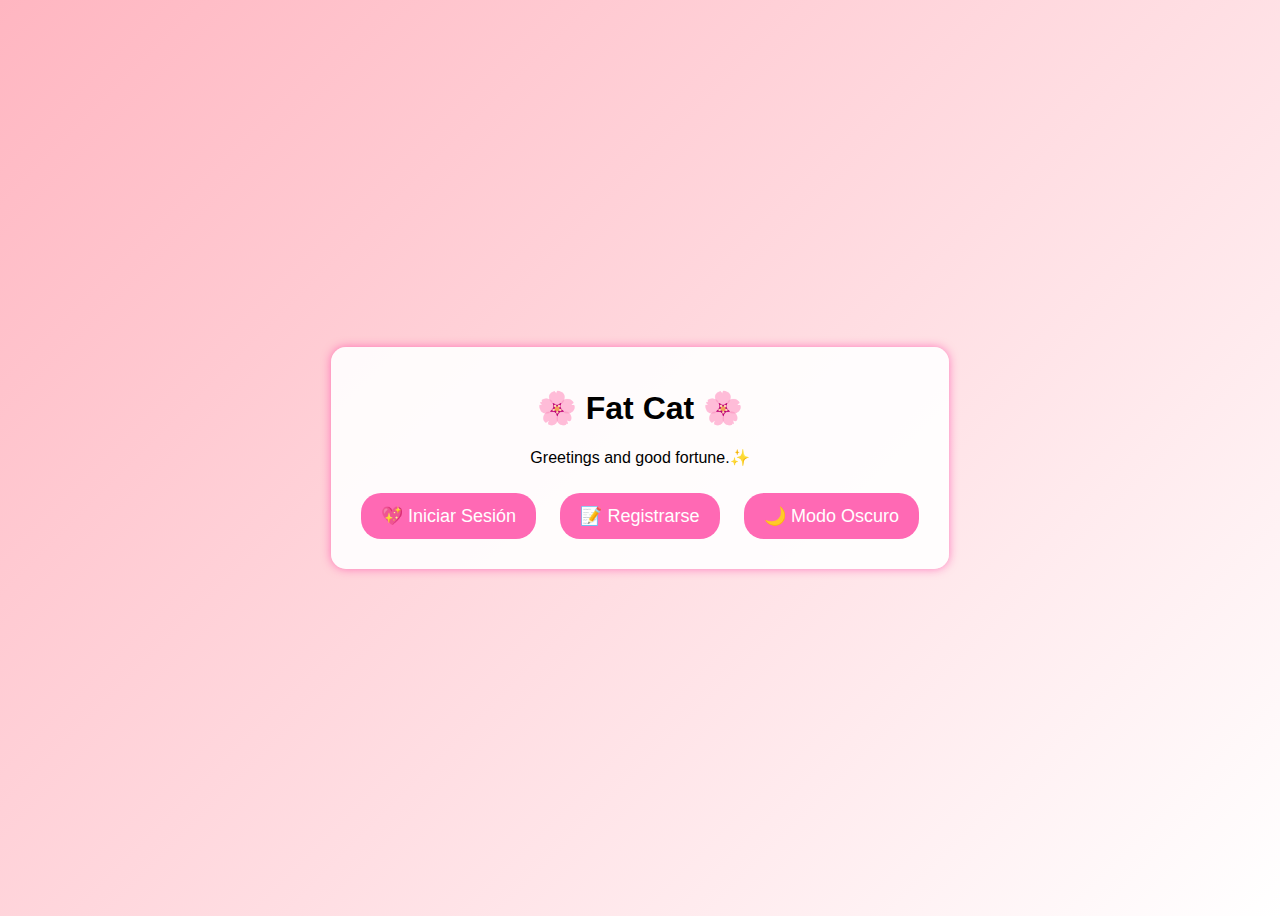
<file: index.html>
<!DOCTYPE html>
<html lang="es">
<head>
  <meta charset="UTF-8">
  <meta name="viewport" content="width=device-width, initial-scale=1.0">
  <title>🌸 Bienvenido a ChibiChat 🌸</title>
  <link rel="stylesheet" href="/assets/css/styles.css">
</head>
<body>

 


  <div class="container">
    <h1>🌸 Fat Cat 🌸</h1>
    <p>Greetings and good fortune.✨</p>
    
    <button class="magic-button" onclick="irALogin()">💖 Iniciar Sesión</button>
    <button class="magic-button" onclick="irARegister()">📝 Registrarse</button>
    <button class="magic-button" onclick="toggleDarkMode()">🌙 Modo Oscuro</button>

    <div class="floating-stars"></div> <!-- Animaciones flotantes -->
  </div>
  <script>
    function irALogin() {
  if (location.hostname === "127.0.0.1" || location.hostname === "localhost") {
    window.location.href = "/pages/login.html";
  } else {
    window.location.href = "/login";
  }
}
    function irARegister() {
      window.location.href = "pages/register.html";
    }
    function toggleDarkMode() {
      document.body.classList.toggle("dark-mode");
    }
  </script>  
  <script src="/assets/js/script.js"></script>
</body>
</html>
</file>
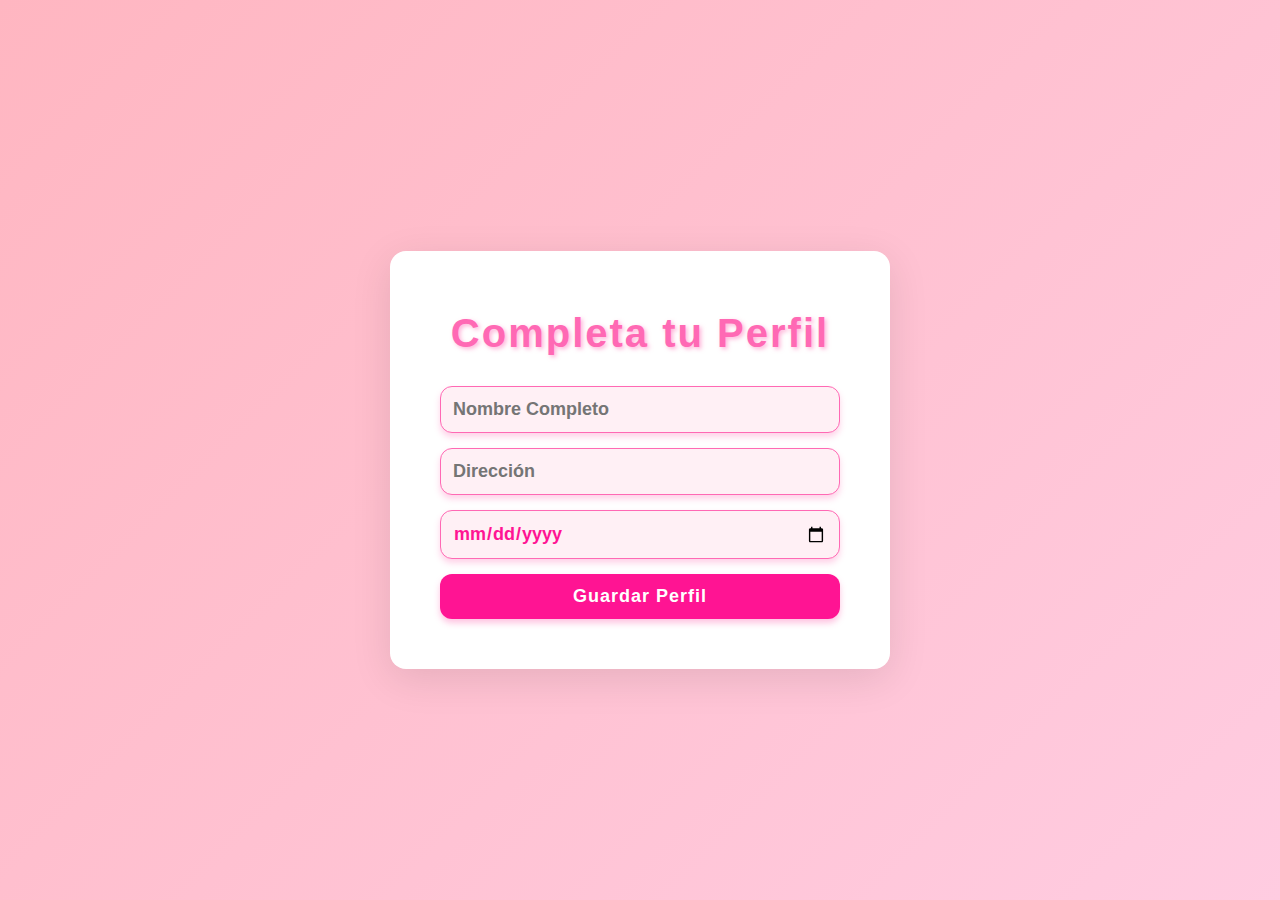
<file: pages/complete-profile.html>
<!DOCTYPE html>
<html lang="es">
<head>
  <meta charset="UTF-8">
  <meta name="viewport" content="width=device-width, initial-scale=1.0">
  <title>Completar Perfil</title>
  <link rel="stylesheet" href="../assets/css/complete-profile.css">
</head>
<body>
  <div class="container">
    <h1 class="title">Completa tu Perfil</h1>
    <form id="completeProfileForm">
        <input type="text" id="fullName" placeholder="Nombre Completo" required>
        <input type="text" id="address" placeholder="Dirección" required>
        <input type="date" id="dateOfBirth" required>
        <button type="submit">Guardar Perfil</button>
    </form>
  </div>
  <script type="module" src="../assets/js/complete-profile.js"></script>
</body>
</html>
</file>
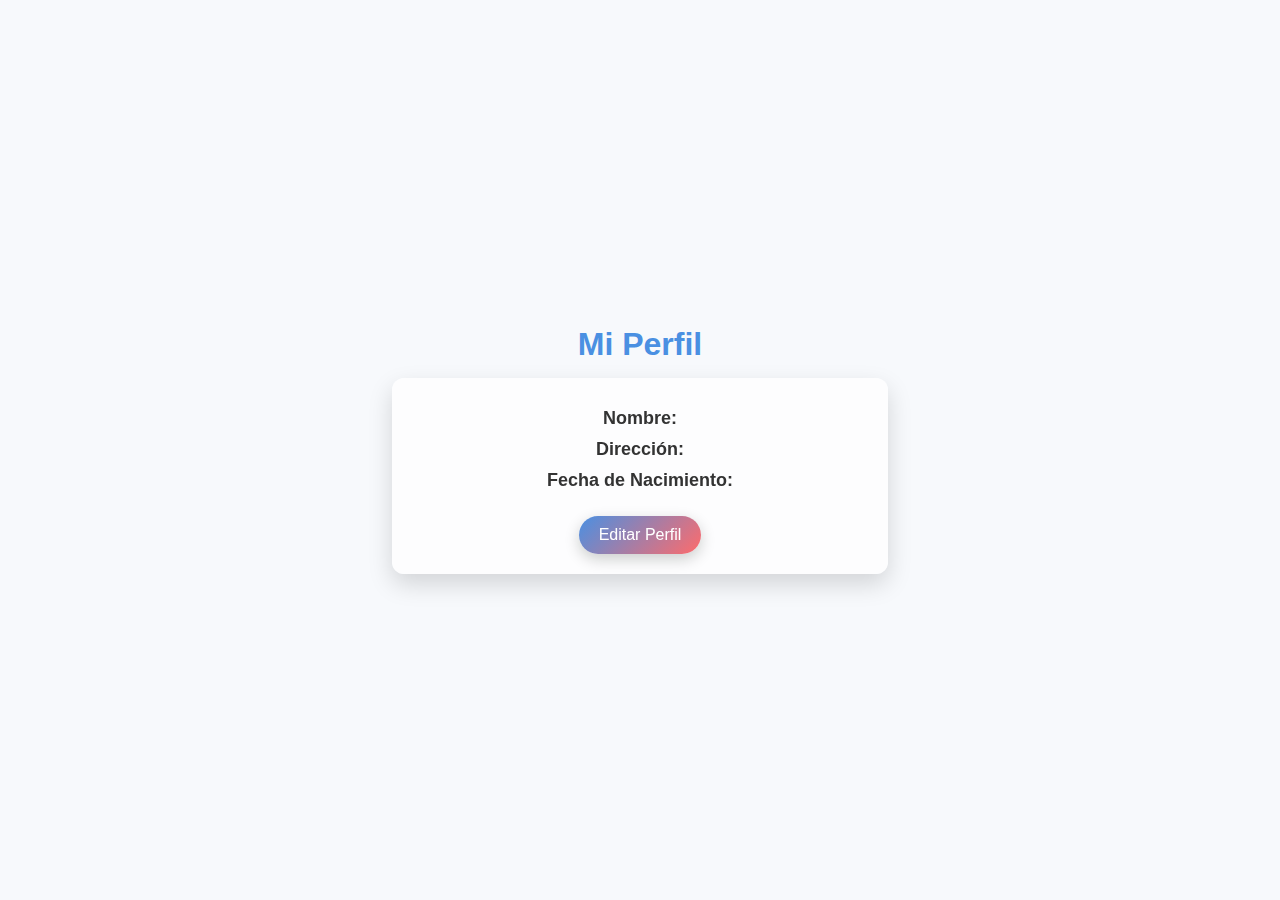
<file: pages/customer.html>
<!DOCTYPE html>
<html lang="es">
<head>
    <meta charset="UTF-8">
    <meta name="viewport" content="width=device-width, initial-scale=1.0">
    <title>Mi Perfil</title>
    <link rel="stylesheet" href="../assets/css/customer.css">
</head>
<body>
    <h1>Mi Perfil</h1>
    <div id="customerInfo">
        <p><strong>Nombre:</strong> <span id="customerName"></span></p>
        <p><strong>Dirección:</strong> <span id="customerAddress"></span></p>
        <p><strong>Fecha de Nacimiento:</strong> <span id="customerDOB"></span></p>
        <button id="editProfileButton">Editar Perfil</button>
    </div>
    <script src="../assets/js/customer.js"></script>
    <script>
        document.getElementById("editProfileButton").addEventListener("click", function() {
            window.location.href = "../pages/complete-profile.html";
        });
    </script>
</body>
</html>
</file>
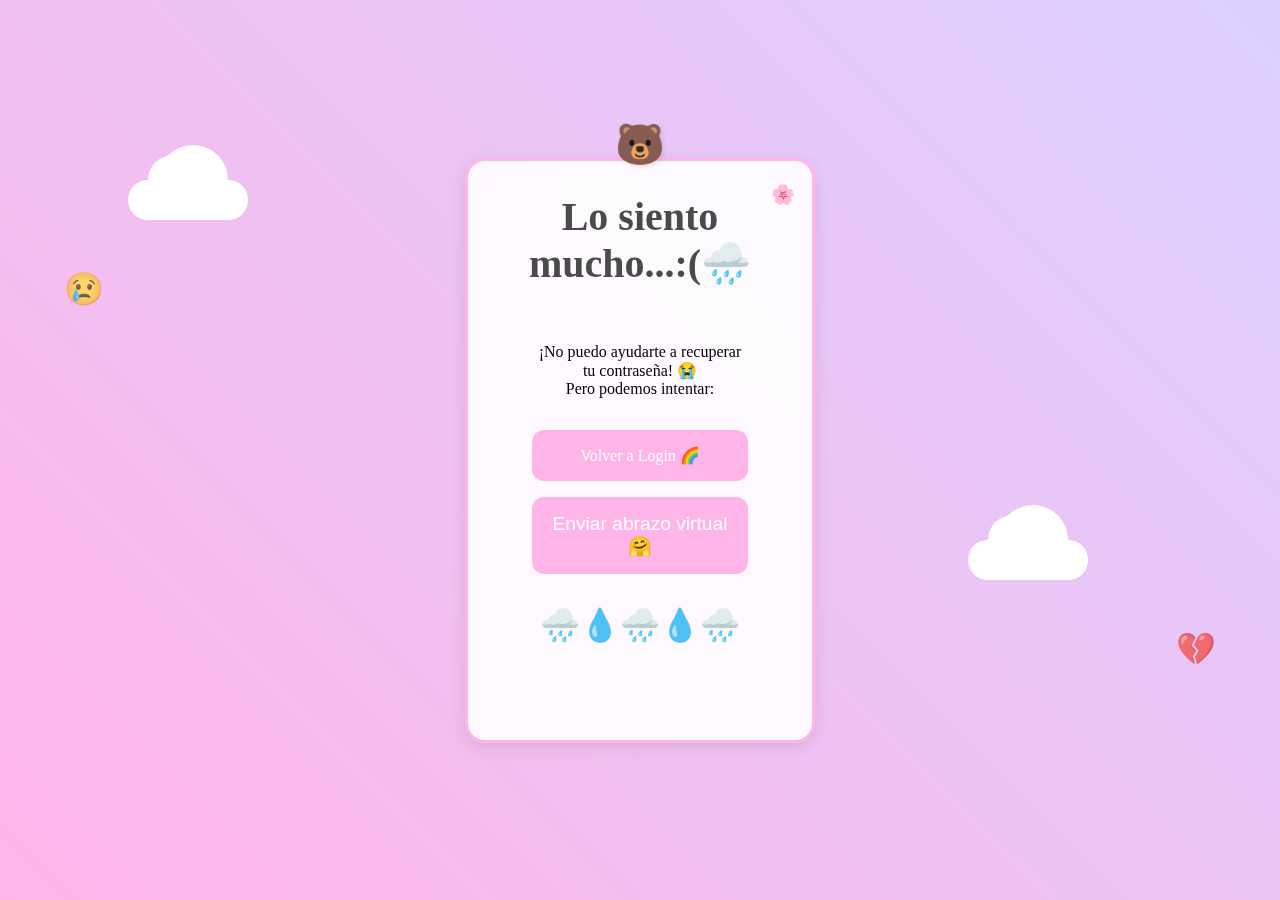
<file: pages/forgot-password.html>
<!DOCTYPE html>
<html lang="es">
<head>
  <meta charset="UTF-8">
  <meta name="viewport" content="width=device-width, initial-scale=1.0">
  <title>Contraseña Olvidada</title>
  <link rel="stylesheet" href="../assets/css/login.css">
</head>
<body>
  <!-- Elementos decorativos -->
  <div class="burbuja-rainbow"></div>
  <div class="burbuja-rainbow"></div>
  <div class="nube" style="top: 20%; left: 10%"></div>
  <div class="nube" style="top: 60%; right: 15%"></div>
  <div class="efecto-mariposa" style="top: 30%; left: 5%">😢</div>
  <div class="efecto-mariposa" style="top: 70%; right: 5%">💔</div>

  <div class="login-container">
    <h1>Lo siento mucho...:(🌧️</h1>
    <div class="mensaje-triste">
      <p>¡No puedo ayudarte a recuperar tu contraseña! 😭</p>
      <p>Pero podemos intentar:</p>
      <div class="opciones">
        <a href="/pages/login.html" class="boton-magico">Volver a Login 🌈</a>
        <button class="boton-secundario">Enviar abrazo virtual 🤗</button>
      </div>
      <div class="lluvia-emojis">🌧️💧🌧️💧🌧️</div>
    </div>
  </div>
</body>
</html>
</file>
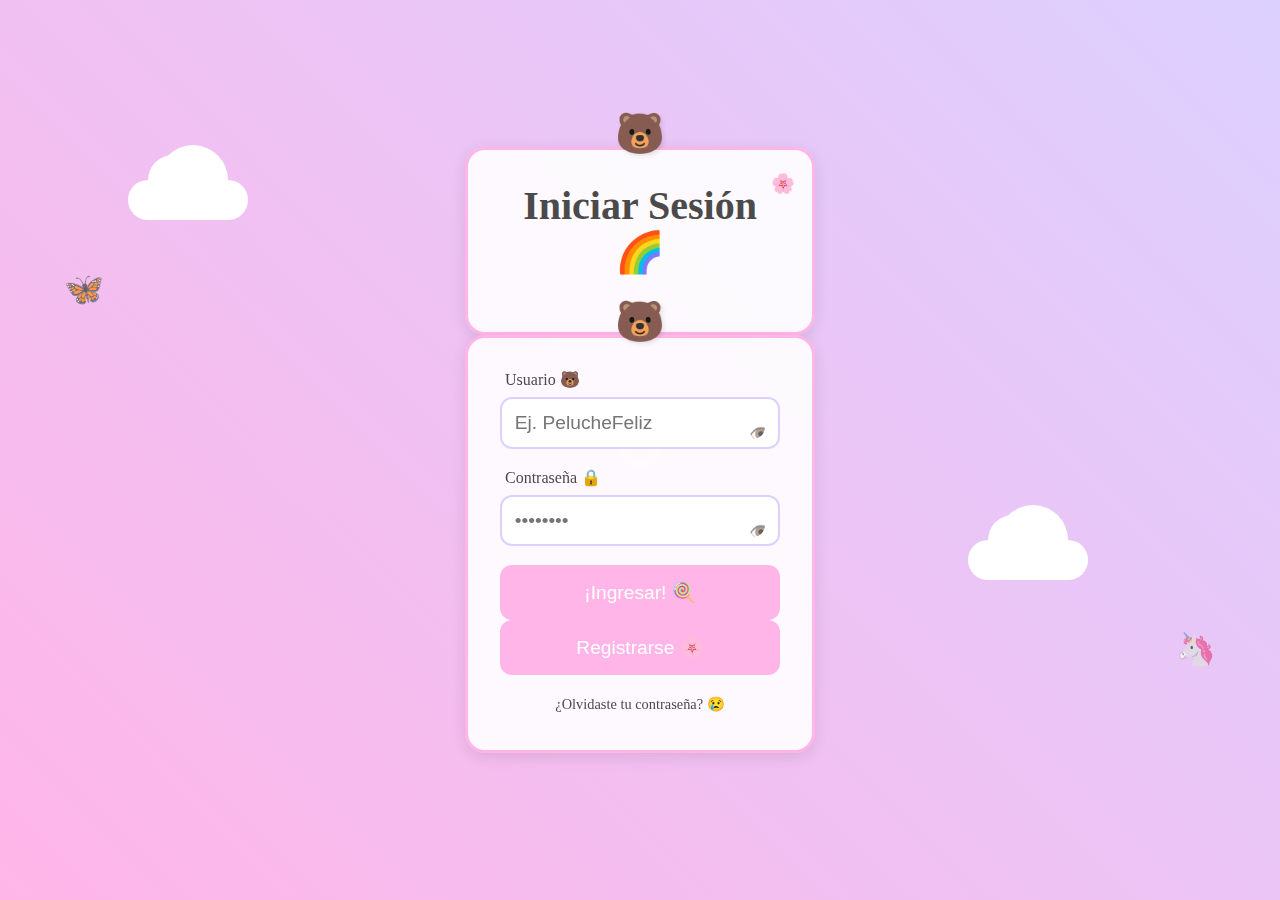
<file: pages/login.html>
<!DOCTYPE html>
<html lang="es">
<head>
  <meta charset="UTF-8">
  <meta name="viewport" content="width=device-width, initial-scale=1.0">
  <title>Login</title>
  <link rel="stylesheet" href="../assets/css/login.css">
</head>
<body>
  <!-- Burbuja Rainbow -->
  <div class="burbuja-rainbow"></div>
  <div class="burbuja-rainbow"></div>
  <div class="burbuja-rainbow"></div>
  <div class="burbuja-rainbow"></div>
  
  <!-- Nubes y efectos -->
  <div class="nube" style="top: 20%; left: 10%;"></div>
  <div class="nube" style="top: 60%; right: 15%;"></div>
  <div class="efecto-mariposa" style="top: 30%; left: 5%;">🦋</div>
  <div class="efecto-mariposa" style="top: 70%; right: 5%;">🦄</div>

  <!-- Contenedor de Login con Título -->
  <div class="login-container">
    <h1>Iniciar Sesión 🌈</h1>
  </div>

  <!-- Contenedor de Formulario -->
  <div class="login-container">



    <div class="form-group">
      <label for="username">Usuario 🐻</label>
      <div class="password-container">
      <input type="text" id="username" placeholder="Ej. PelucheFeliz">
      <button class="toggle-password" type="button" aria-label="Mostrar contraseña"></button>
    </div>
    </div>


    <div class="form-group">
      <label for="password">Contraseña 🔒</label>
      <div class="password-container">
      <input type="password" id="password" placeholder="••••••••">
      <button class="toggle-password" type="button" aria-label="Mostrar contraseña"></button>
    </div>
    </div>

    


    <button id="loginButton">¡Ingresar! 🍭</button>

    <button id="registerRedirect" class="btn-secondary">Registrarse 🌸</button>


    <div class="links">
      <a href="/forgot-password">¿Olvidaste tu contraseña? 😢</a>
    </div>

  </div>

  <!-- Carga el archivo JavaScript (opcional) -->
  <script type="module" src="../assets/js/login.js"></script>
</body>
</html>
</file>
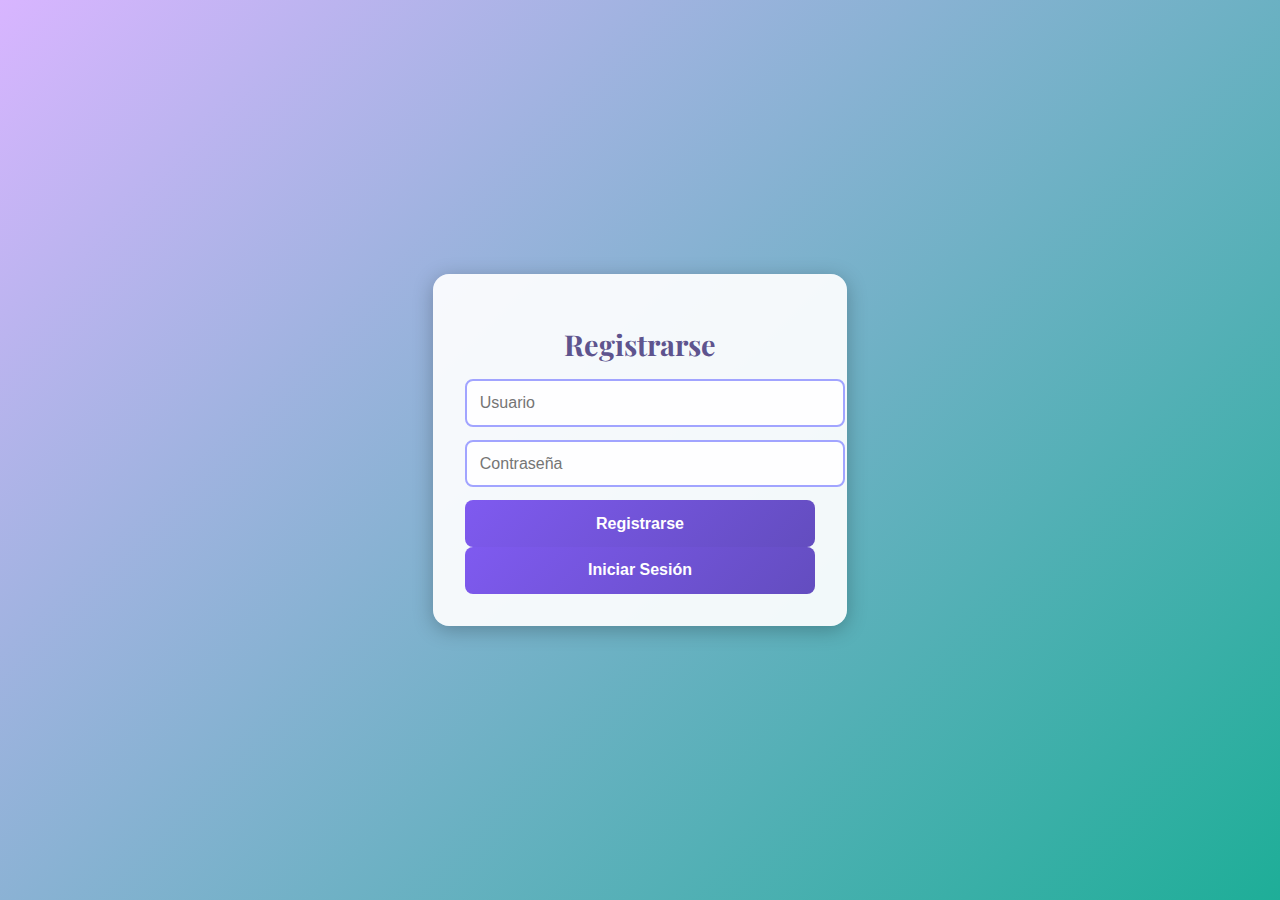
<file: pages/register.html>
<!DOCTYPE html>
<html lang="es">
<head>
  <meta charset="UTF-8">
  <meta name="viewport" content="width=device-width, initial-scale=1.0">
  <title>Registro - ChibiChat</title>
  <link rel="stylesheet" href="../assets/css/register.css">
</head>
<body>
  <div class="register-container">
    <h1>Registrarse</h1>
    <form id="registerForm">
      <input type="text" id="username" placeholder="Usuario" required>
      <input type="password" id="password" placeholder="Contraseña" required>
      <button type="submit">Registrarse</button>
    </form>
    <button id="loginRedirect">Iniciar Sesión</button>
  </div>
  
  <script type="module" src="../assets/js/register.js"></script>
  <script>
    document.getElementById("loginRedirect").addEventListener("click", function() {
      window.location.href = "login.html";
    });
  </script>
</body>
</html>
</file>
<file: assets/css/styles.css>
/* 🌸 Variables de color */
:root {
    --color-rosa: #ffb6c1;
    --color-oscuro: #222;
    --color-texto: #fff;
    --color-boton: #ff69b4;
    --color-hover: #ff1493;
  }
  
  /* 🌈 Fondo con degradado mágico */
  body {
    font-family: 'Arial', sans-serif;
    text-align: center;
    background: linear-gradient(135deg, var(--color-rosa), #ffffff);
    height: 100vh;
    display: flex;
    justify-content: center;
    align-items: center;
    transition: background 0.5s;
  }
  
  /* 🏡 Contenedor principal */
  .container {
    background: rgba(255, 255, 255, 0.9);
    padding: 20px;
    border-radius: 15px;
    box-shadow: 0 0 10px rgba(255, 20, 147, 0.5);
  }
  
  /* 🌟 Botones mágicos */
  .magic-button {
    background: var(--color-boton);
    color: white;
    border: none;
    padding: 12px 20px;
    border-radius: 20px;
    font-size: 18px;
    margin: 10px;
    cursor: pointer;
    transition: 0.3s;
  }
  
  .magic-button:hover {
    background: var(--color-hover);
    box-shadow: 0 0 10px rgba(255, 20, 147, 0.8);
  }
  
 
  
  /* 🌙 Modo oscuro */
  .dark-mode {
    background: var(--color-oscuro);
    color: var(--color-texto);
  }
</file>
<file: assets/css/customer.css>
/* Variables de colores para fácil modificación */
:root {
    --primary-color: #4a90e2;
    --secondary-color: #ff6b6b;
    --text-color: #333;
    --background-color: #f7f9fc;
    --card-bg: rgba(255, 255, 255, 0.7);
    --border-radius: 12px;
}

/* Modo oscuro automático */
@media (prefers-color-scheme: dark) {
    :root {
        --text-color: #f5f5f5;
        --background-color: #1a1a2e;
        --card-bg: rgba(30, 30, 50, 0.85);
    }
}

/* Reset de estilos y tipografía moderna */
* {
    margin: 0;
    padding: 0;
    box-sizing: border-box;
    font-family: "Inter", sans-serif;
}

body {
    background: var(--background-color);
    color: var(--text-color);
    display: flex;
    flex-direction: column;
    align-items: center;
    justify-content: center;
    min-height: 100vh;
    padding: 20px;
}

/* Estilos del contenedor de perfil */
#customerInfo {
    background: var(--card-bg);
    backdrop-filter: blur(10px);
    padding: 20px;
    border-radius: var(--border-radius);
    box-shadow: 0 10px 25px rgba(0, 0, 0, 0.15);
    width: clamp(280px, 40%, 500px);
    text-align: center;
    transition: transform 0.3s ease-in-out;
}

/* Hover efecto de levitación */
#customerInfo:hover {
    transform: translateY(-5px);
}

/* Textos */
h1 {
    font-size: clamp(24px, 3vw, 32px);
    text-align: center;
    margin-bottom: 15px;
    color: var(--primary-color);
}

/* Datos del usuario */
p {
    font-size: clamp(16px, 2vw, 18px);
    margin: 10px 0;
}

/* Botón con efecto glassmorphism */
button {
    background: linear-gradient(135deg, var(--primary-color), var(--secondary-color));
    color: white;
    padding: 10px 20px;
    border: none;
    border-radius: 50px;
    cursor: pointer;
    font-size: 16px;
    margin-top: 15px;
    transition: all 0.3s ease-in-out;
    box-shadow: 0 5px 15px rgba(0, 0, 0, 0.2);
}

button:hover {
    transform: scale(1.05);
    box-shadow: 0 8px 20px rgba(0, 0, 0, 0.3);
}

/* Responsividad total */
@media (max-width: 768px) {
    #customerInfo {
        width: 90%;
    }

    button {
        width: 100%;
    }
}
</file>
<file: assets/css/login.css>
:root {
  --rosa-magico: #FFB5E8;
  --lavanda-dulce: #DCD0FF;
  --cielo-azul: #A3D8FF;
  --amarillo-sol: #FFF5BA;
  --verde-menta: #B4F8C8;
  --texto-oscuro: #4A4A4A;
  --sombra-suave: 0 4px 15px rgba(0, 0, 0, 0.1);
  
  --font-base: clamp(1rem, 2vw, 1.2rem);
  --font-titulo: clamp(1.8rem, 4vw, 2.5rem);
  --transition: all 0.3s cubic-bezier(0.25, 0.46, 0.45, 0.94);
}

/* Reset Divertido */
* {
  margin: 0;
  padding: 0;
  box-sizing: border-box;
}

body {
  font-family: 'Comic Neue', cursive;
  min-height: 100vh;
  display: flex;
  flex-wrap: wrap;
  align-content: center;
  justify-content: center;
  align-items: center;
  background: linear-gradient(45deg, var(--rosa-magico), var(--lavanda-dulce));
  padding: 1rem;
  position: relative;
  overflow-x: hidden;
  flex-direction: column;
}

/* Nubes Animadas */
.nube {
  position: absolute;
  width: 120px;
  height: 40px;
  background: white;
  border-radius: 50px;
  animation: flotar 8s infinite linear;
  z-index: 0;
}

.nube::before,
.nube::after {
  content: '';
  position: absolute;
  background: white;
  border-radius: 50%;
}

.nube::before {
  width: 50px;
  height: 50px;
  top: -25px;
  left: 20px;
}

.nube::after {
  width: 70px;
  height: 70px;
  top: -35px;
  right: 20px;
}

@keyframes flotar {
  0%, 100% { transform: translateX(-20%); }
  50% { transform: translateX(20%); }
}

/* Contenedor Login Kawaii */
.login-container {
  background: rgba(255, 255, 255, 0.9);
  padding: 2rem;
  border-radius: 20px;
  box-shadow: var(--sombra-suave);
  width: min(90%, 350px);
  position: relative;
  z-index: 1;
  border: 3px solid var(--rosa-magico);
}

.login-container::before {
  content: '🐻';
  position: absolute;
  top: -40px;
  left: 50%;
  transform: translateX(-50%);
  font-size: 2.5rem;
  filter: drop-shadow(2px 2px 2px rgba(0,0,0,0.1));
}

/* Encabezado decorado */
h1 {
  font-size: var(--font-titulo);
  color: var(--texto-oscuro);
  text-align: center;
  margin-bottom: 1.5rem;
  position: relative;
}

h1::after {
  content: '🌸';
  position: absolute;
  right: -15px;
  top: -10px;
  font-size: 1.2rem;
  animation: girar 4s infinite linear;
}

@keyframes girar {
  to { transform: rotate(360deg); }
}

/* Formulario Interactivo */
.form-group {
  margin-bottom: 1.2rem;
  position: relative;
}

input {
  width: 100%;
  padding: 0.8rem;
  border: 2px solid var(--lavanda-dulce);
  border-radius: 12px;
  font-size: var(--font-base);
  transition: var(--transition);
  background: white;
  color: var(--texto-oscuro);
}

input:focus {
  outline: none;
  border-color: var(--cielo-azul);
  box-shadow: 0 0 0 3px rgba(163, 216, 255, 0.3);
}

label {
  display: block;
  margin-bottom: 0.5rem;
  color: var(--texto-oscuro);
  padding-left: 5px;
}

/* Botón Mágico */
button {
  width: 100%;
  padding: 1rem;
  background: var(--rosa-magico);
  color: white;
  border: none;
  border-radius: 12px;
  font-size: var(--font-base);
  cursor: pointer;
  transition: var(--transition);
  position: relative;
  overflow: hidden;
}

button:hover {
  transform: translateY(-2px);
  box-shadow: 0 5px 15px rgba(255, 181, 232, 0.4);
}

button::after {
  content: '✨';
  position: absolute;
  right: 10px;
  opacity: 0;
  transition: var(--transition);
}

button:hover::after {
  opacity: 1;
}

/* Enlaces Decorados */
.links {
  text-align: center;
  margin-top: 1rem;
}

.links a {
  color: var(--texto-oscuro);
  text-decoration: none;
  font-size: 0.9rem;
  transition: var(--transition);
  display: inline-block;
  padding: 0.3rem;
}

.links a:hover {
  color: var(--cielo-azul);
  transform: scale(1.1);
}

/* Efectos Especiales */
.efecto-mariposa {
  position: fixed;
  font-size: 2rem;
  animation: volar 6s infinite linear;
  opacity: 0.7;
}

@keyframes volar {
  0%, 100% { transform: translate(0, 0) rotate(0deg); }
  25% { transform: translate(100px, -50px) rotate(15deg); }
  50% { transform: translate(200px, 0) rotate(-15deg); }
  75% { transform: translate(100px, 50px) rotate(15deg); }
}

/* Responsividad Mágica */
@media (max-width: 480px) {
  .login-container {
    padding: 1.5rem;
  }
  
  button {
    padding: 0.8rem;
  }
  
  .nube {
    display: none;
  }
}

/* Burbuja Rainbow */
.burbuja-rainbow {
  position: fixed;
  width: 20px;
  height: 20px;
  border-radius: 50%;
  animation: rebotar 8s infinite linear;
  filter: brightness(1.2);
  opacity: 0.7;
  z-index: 0;
  box-shadow: 0 0 15px rgba(255,255,255,0.3);
}

@keyframes rebotar {
  0% {
    transform: translate(0, 0);
    background: #FF006E;
  }
  25% {
    transform: translate(calc(100vw - 100%), calc(100vh - 100%));
    background: #8338EC;
  }
  50% {
    transform: translate(calc(100vw - 100%), 0);
    background: #3A86FF;
  }
  75% {
    transform: translate(0, calc(100vh - 100%));
    background: #FFBE0B;
  }
  100% {
    transform: translate(0, 0);
    background: #FB5607;
  }
}

/* Variaciones en las burbujas */
.burbuja-rainbow:nth-child(1) {
  animation: rebotar 12s infinite linear alternate;
  animation-delay: 0s;
}

.burbuja-rainbow:nth-child(2) {
  animation: rebotar 10s infinite linear alternate-reverse;
  animation-delay: 1s;
}

.burbuja-rainbow:nth-child(3) {
  animation: rebotar 8s infinite linear alternate;
  animation-delay: 2s;
}

.burbuja-rainbow:nth-child(4) {
  animation: rebotar 9s infinite linear alternate-reverse;
  animation-delay: 3s;
}







/* En login.css */
.mensaje-triste {
  text-align: center;
  padding: 2rem;
  animation: temblor 0.5s infinite alternate;
}

@keyframes temblor {
  from { transform: translateX(-3px); }
  to { transform: translateX(3px); }
}

.lluvia-emojis {
  font-size: 2rem;
  margin: 2rem 0;
  animation: caer 3s infinite linear;
}

.opciones {
  display: flex;
  flex-direction: column;
  gap: 1rem;
  margin: 2rem 0;
}

@keyframes caer {
  from { transform: translateY(-100vh); }
  to { transform: translateY(100vh); }
}

.boton-magico {
  background: var(--rosa-magico);
  color: white;
  padding: 1rem;
  border-radius: 12px;
  text-decoration: none;
  display: block;
  transition: var(--transition);
}

.boton-magico:hover {
  transform: scale(1.05);
  box-shadow: 0 5px 15px rgba(255, 181, 232, 0.4);
}








/* paswword */

.password-container {
  position: relative;
}

.toggle-password {
  position: absolute;
  right: 15px;
  top: 50%;
  transform: translateY(-50%);
  cursor: pointer;
  background: none;
  border: none;
  width: 24px;
  height: 24px;
  opacity: 0.7;
  transition: var(--transition);
}

.toggle-password::before {
  content: "👁️";
  font-size: 1.2rem;
  color: var(--texto-oscuro);
}

.toggle-password.active::before {
  content: "👁️🗨️";
}

.toggle-password:hover {
  opacity: 1;
  transform: translateY(-50%) scale(1.1);
}
</file>
<file: assets/css/register.css>
/* Importar fuente elegante */
@import url('https://fonts.googleapis.com/css2?family=Playfair+Display:wght@400;600&family=Poppins:wght@300;500&display=swap');

/* 🌿 Estilos generales */
body {
    font-family: 'Poppins', sans-serif;
    display: flex;
    justify-content: center;
    align-items: center;
    height: 100vh;
    margin: 0;
    background: linear-gradient(135deg, #d8b5ff, #1eae98);
    animation: backgroundAnimation 8s infinite alternate;
}

/* 🎨 Animación del fondo, cambia entre tonos lavanda y verde bosque */
@keyframes backgroundAnimation {
    0% { background: linear-gradient(135deg, #d8b5ff, #1eae98); }
    100% { background: linear-gradient(135deg, #54ccdb, #fda085); }
}

/* 🌸 Contenedor del formulario */
.register-container {
    background: rgba(255, 255, 255, 0.92);
    padding: 2rem;
    border-radius: 1rem;
    box-shadow: 0px 4px 20px rgba(0, 0, 0, 0.25);
    text-align: center;
    width: 90%;
    max-width: 350px;
    transition: transform 0.3s ease, box-shadow 0.3s ease;
}

/* 🌟 Efecto hover en el formulario */
.register-container:hover {
    transform: scale(1.02);
    box-shadow: 0px 6px 25px rgba(0, 0, 0, 0.3);
}

/* 🖋️ Títulos */
h1 {
    font-family: 'Playfair Display', serif;
    font-size: 1.8rem;
    color: #5e548e;
    margin-bottom: 1rem;
}

/* 🔮 Inputs */
input {
    display: block;
    width: 100%;
    padding: 0.8rem;
    margin: 0.8rem 0;
    border: 2px solid #a1a4ff;
    border-radius: 8px;
    font-size: 1rem;
    outline: none;
    background: rgba(255, 255, 255, 0.85);
    transition: border 0.3s, box-shadow 0.3s;
}

/* ✨ Efecto en input al enfocar */
input:focus {
    border: 2px solid #7d5ba6;
    box-shadow: 0px 0px 10px rgba(125, 91, 166, 0.6);
}

/* 🌿 Botón */
button {
    background: linear-gradient(135deg, #7f5af0, #634dbf);
    color: white;
    border: none;
    padding: 0.9rem;
    width: 100%;
    border-radius: 8px;
    font-size: 1rem;
    font-weight: bold;
    cursor: pointer;
    transition: background 0.3s ease, transform 0.2s ease;
}

/* 🎭 Efecto hover en botón */
button:hover {
    background: linear-gradient(135deg, #634dbf, #4a378f);
    transform: translateY(-2px);
}

/* 🎀 Efecto activo en botón */
button:active {
    transform: translateY(1px);
}



/* 🌌 Animación de entrada */
@keyframes fadeIn {
    from { opacity: 0; transform: translateY(-10px); }
    to { opacity: 1; transform: translateY(0); }
}

.register-container {
    animation: fadeIn 0.8s ease-out;
}

/* 📱 Diseño responsivo */
@media (max-width: 600px) {
    .register-container {
        width: 95%;
        padding: 1.5rem;
    }

    h1 {
        font-size: 1.5rem;
    }

    input, button {
        font-size: 0.9rem;
        padding: 0.7rem;
    }
}
</file>
<file: assets/css/complete-profile.css>
/* RESET y base de estilo */
* {
    margin: 0;
    padding: 0;
    box-sizing: border-box;
    transition: all 0.3s ease;
}

body {
    font-family: 'Segoe UI', Tahoma, Geneva, Verdana, sans-serif;
    background: linear-gradient(135deg, #FFB6C1, #FFCCE1); /* Colores pastel */
    display: flex;
    justify-content: center;
    align-items: center;
    height: 100vh;
    color: #333;
    padding: 0 20px;
    overflow: hidden;
}

/* Contenedor principal */
.container {
    display: flex;
    flex-direction: column;
    justify-content: center;
    align-items: center;
    background-color: #fff;
    border-radius: 16px;
    padding: 40px;
    max-width: 500px;
    width: 100%;
    box-shadow: 0 10px 40px rgba(0, 0, 0, 0.1);
    animation: fadeIn 1s ease-in-out;
    margin-top: 20px;
}

/* Título centrado */
.title {
    text-align: center;
    font-size: 36px;
    color: #FF69B4; /* Rosa fuerte */
    font-weight: bold;
    letter-spacing: 2px;
    margin-bottom: 20px;
    text-shadow: 2px 2px 4px rgba(255, 105, 180, 0.5);
    padding: 10px 0;
}

/* Estilo del formulario */
form {
    display: flex;
    flex-direction: column;
    gap: 15px;
    width: 100%;
}

/* Estilo de los inputs */
input, button {
    padding: 12px;
    font-size: 16px;
    border-radius: 12px;
    border: 1px solid #FF69B4;
    transition: 0.3s ease;
    font-family: 'Comic Sans MS', cursive, sans-serif;
    box-shadow: 0 4px 6px rgba(255, 105, 180, 0.3);
}

/* Estilo de los inputs */
input {
    background-color: #FFF0F5; /* Color suave de fondo */
    color: #FF1493;
    font-weight: bold;
}

/* Estilo del botón */
button {
    background-color: #FF1493;
    color: white;
    border: none;
    cursor: pointer;
    font-weight: bold;
    letter-spacing: 1px;
    box-shadow: 0 4px 6px rgba(255, 105, 180, 0.4);
}

button:hover {
    background-color: #FF69B4;
    box-shadow: 0 4px 10px rgba(255, 20, 147, 0.6);
}

/* Animación de entrada */
@keyframes fadeIn {
    0% {
        opacity: 0;
        transform: translateY(-50px);
    }
    100% {
        opacity: 1;
        transform: translateY(0);
    }
}

/* Responsividad para dispositivos móviles */
@media (max-width: 768px) {
    .container {
        padding: 20px;
    }
    
    .title {
        font-size: 30px;
    }

    input, button {
        font-size: 14px;
    }
}

/* Para dispositivos pequeños (móviles más pequeños) */
@media (max-width: 480px) {
    .container {
        padding: 15px;
    }

    .title {
        font-size: 26px;
    }

    input, button {
        padding: 10px;
        font-size: 14px;
    }
}

/* Para dispositivos muy grandes (pantallas de escritorio grandes) */
@media (min-width: 1200px) {
    .container {
        padding: 50px;
    }
    
    .title {
        font-size: 40px;
    }

    input, button {
        font-size: 18px;
    }
}
</file>
